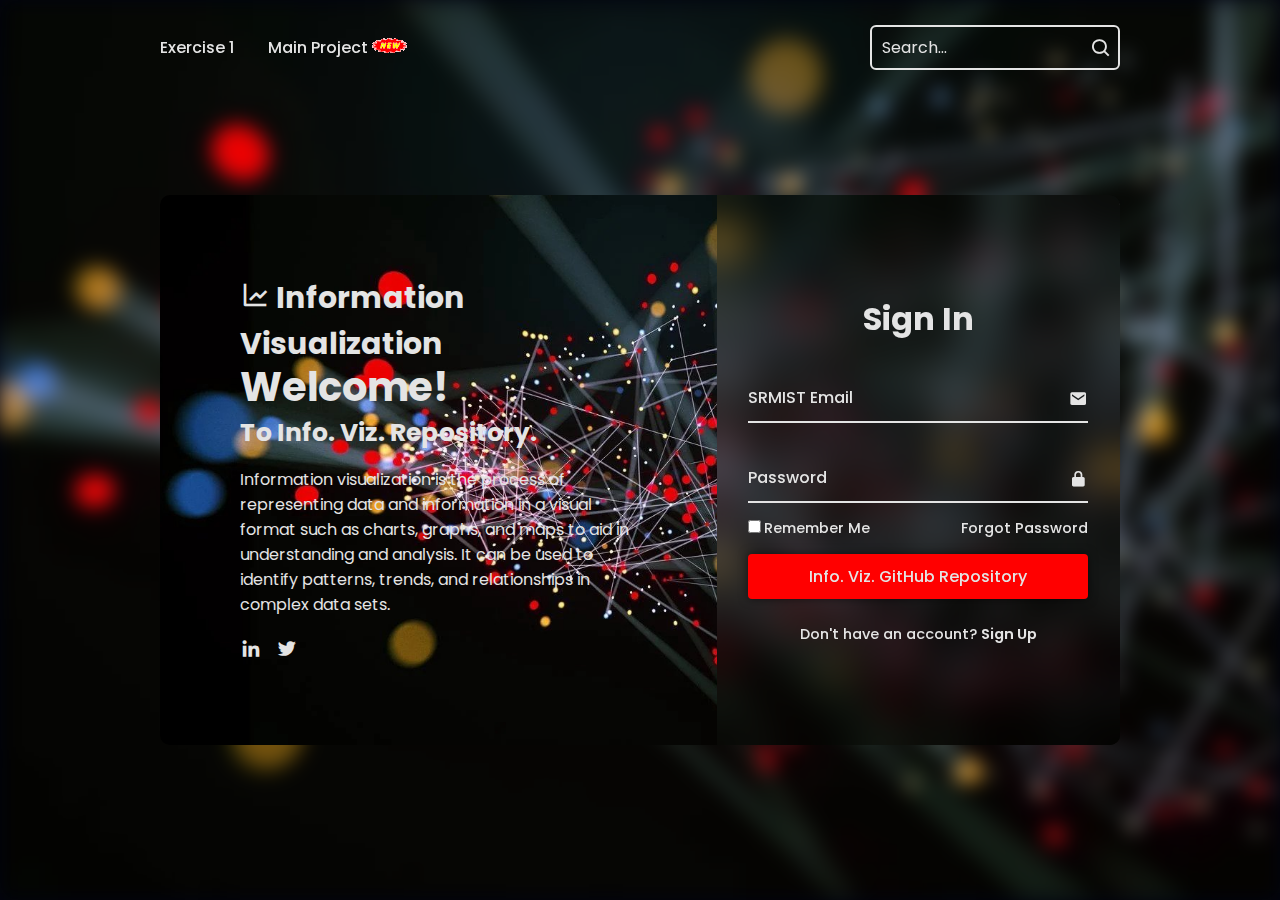
<file: index.html>
<!DOCTYPE html>
<html lang="en">

<head>
    <meta charset="UTF-8">
    <meta http-equiv="X-UA-Compatible" content="IE=edge">
    <meta name="viewport" content="width=device-width, initial-scale=1.0">
    <title>18CSE301J - Information Visualization</title>
    <link rel="icon" type="image/x-icon" href="favicon.ico">
    <link rel="stylesheet" href="styles.css">
    <link href='https://unpkg.com/boxicons@2.1.4/css/boxicons.min.css' rel='stylesheet'>
</head>

<body>
    <header class="header">
        <nav class="navbar">
            <a href="https://bit.ly/3ZIiwiv">Exercise 1</a>
            <a href="https://bit.ly/3pMLh0N">Main Project <img src="new.gif" alt="new"></a>
            <!--<a href="#">Services</a>-->
            <!--<a href="#">Contact</a>-->
        </nav>
        <form method="get" action="http://www.google.com/search" target="_blank" class="search-bar">
            <input type="hidden" name="sitesearch" value="" />
            <input type="search" name="q" maxlength="255" placeholder="Search...">
            <button class="submit"><i class="bx bx-search"></i></button>
        </form>
    </header>

    <div class="background"></div>

    <div class="container">
        <div class="content">
            <h2 class="logo"><i class="bx bx-line-chart"></i> Information Visualization</h2>
            <div class="text-sci">
                <h2>Welcome!<br> <span>To Info. Viz. Repository.</span></h2>
                <p>Information visualization is the process of representing data and information in a visual format such
                    as charts, graphs, and maps to aid in understanding and analysis. It can be used to identify
                    patterns, trends, and relationships in complex data sets.</p>

                <div class="social-icons">
                    <a href="https://linkedin.com/in/utkarshtambe-10"><i class="bx bxl-linkedin"></i></a>
                    <a href="https://twitter.com/utkarshtambe_10"><i class="bx bxl-twitter"></i></a>
                </div>
            </div>
        </div>

        <div class="logreg-box">
            <div class="form-box login">
                <form action="https://bit.ly/3mmJ0b8">
                    <h2>Sign In</h2>

                    <div class="input-box">
                        <span class="icon"><i class="bx bxs-envelope"></i></span>
                        <input type="email" required>
                        <label for="#">SRMIST Email</label>
                    </div>

                    <div class="input-box">
                        <span class="icon"><i class="bx bxs-lock-alt"></i></span>
                        <input type="password" required>
                        <label for="#">Password</label>
                    </div>

                    <div class="remember-forgot">
                        <label for="#">
                            <input type="checkbox">Remember Me
                        </label>
                        <a href="#">Forgot Password</a>
                    </div>
                    
                    <button type="submit" class="btn">Info. Viz. GitHub Repository</button>

                    <div class="login-register">
                        <p>Don't have an account? <a href="#" class="register-link">Sign Up</a></p>
                    </div>
                </form>
            </div>

            <div class="form-box register">
                <form action="#">
                    <h2>Sign Up</h2>

                    <div class="input-box">
                        <span class="icon"><i class="bx bxs-user"></i></span>
                        <input type="text" required>
                        <label for="#">Name</label>
                    </div>

                    <div class="input-box">
                        <span class="icon"><i class="bx bxs-envelope"></i></span>
                        <input type="email" required>
                        <label for="#">Email</label>
                    </div>

                    <div class="input-box">
                        <span class="icon"><i class="bx bxs-lock-alt"></i></span>
                        <input type="password" required>
                        <label for="#">Password</label>
                    </div>

                    <div class="remember-forgot">
                        <label for="#">
                            <input type="checkbox">I agree to the terms & conditions
                        </label>
                    </div>

                    <button type="submit" class="btn">Sign Up</button>

                    <div class="login-register">
                        <p>Already have an account? <a href="#" class="login-link">Sign In</a></p>
                    </div>
                </form>
            </div>
        </div>
    </div>

    <script src="script.js"></script>
</body>

</html>
</file>
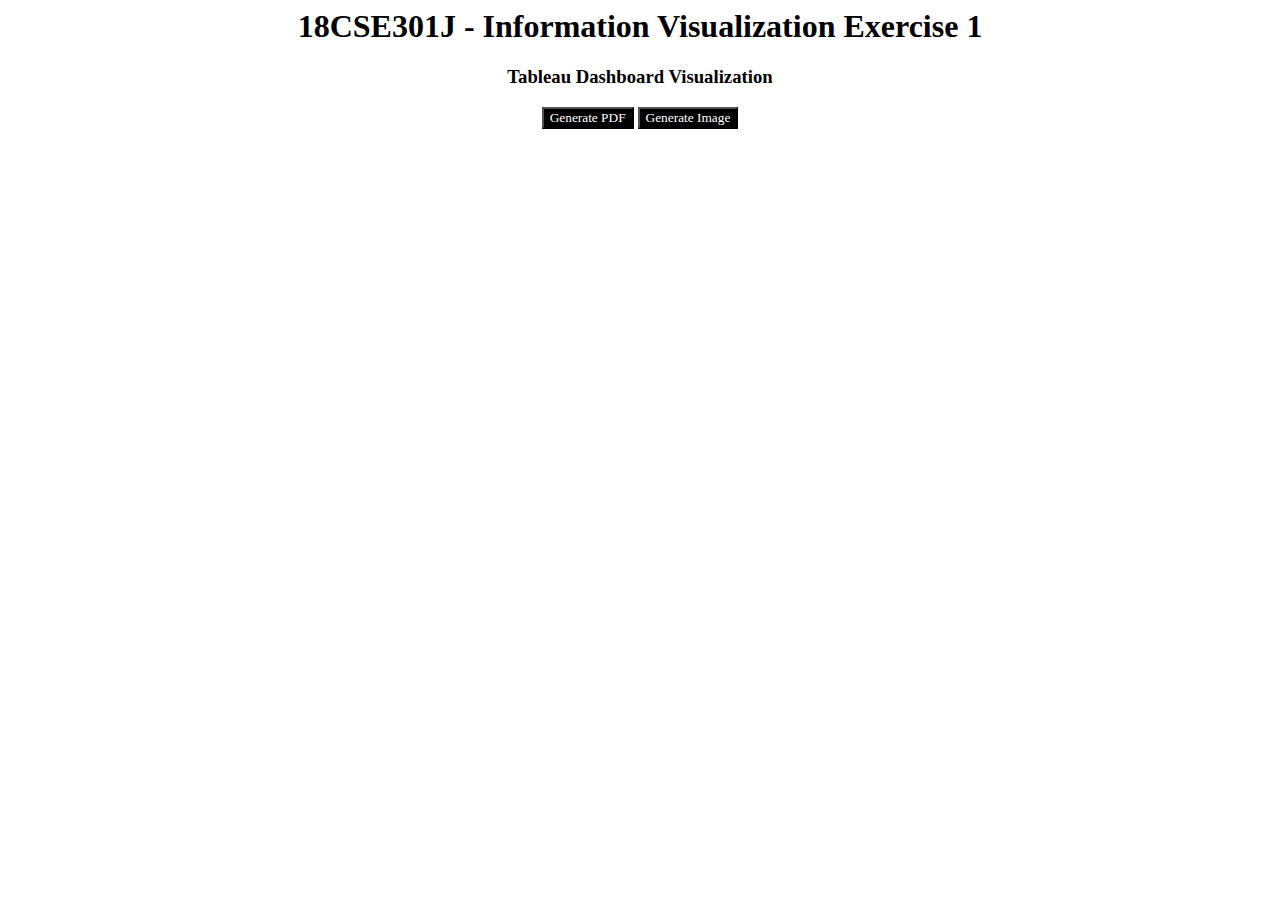
<file: Exercise 1/index.html>
<html>

<head>

    <title>18CSE301J - Information Visualization Exercise 1</title>

    <script type="text/javascript" src="https://public.tableau.com/javascripts/api/tableau-2.min.js"></script>
    <script type="text/javascript"></script>
    <style>
        #vizContainer {
            display: flex;
            justify-content: center;
        }

        .vizButtons {
            text-align: center;
        }

        h1 {
            text-align: center;
        }

        h3 {
            text-align: center;
        }
    </style>

</head>

<body>

    <h1 style="font-family:'Times New Roman', Times, serif">18CSE301J - Information Visualization Exercise 1</h1>
    <h3 style="font-family:'Times New Roman', Times, serif">Tableau Dashboard Visualization</h3>
    <div class="vizButtons">
        <button id="exportPDF"
            style="background:#000000;color:white; font-family:'Times New Roman', Times, serif;cursor:pointer">Generate
            PDF</button>
        <button id="exportImage"
            style="background:#000000;color:white; font-family:'Times New Roman', Times, serif;cursor:pointer">Generate
            Image</button>
    </div>
    <br>

    <div id="vizContainer"></div>

    <br>

    <script src="./app.js"></script>

</body>

</html>
</file>
<file: styles.css>
@import url('https://fonts.googleapis.com/css2?family=Poppins&display=swap');

* {
    margin: 0;
    padding: 0;
    box-sizing: border-box;
    font-family: 'Poppins', sans-serif;
}

body {
    background: #020410;
}

.header {
    position: fixed;
    top: 0;
    left: 0;
    width: 100%;
    padding: 25px 12.5%;
    background: transparent;
    display: flex;
    justify-content: space-between;
    align-items: center;
    z-index: 100;
}

.navbar a {
    position: relative;
    font-size: 16px;
    color: #e4e4e4;
    text-decoration: none;
    font-weight: 500;
    margin-right: 30px;
}

.navbar a::after {
    content: '';
    position: absolute;
    left: 0;
    bottom: -6px;
    width: 100%;
    height: 2px;
    background: #e4e4e4;
    border-radius: 5px;
    transform: translateY(10px);
    opacity: 0;
    transition: .5s;
}

.navbar a:hover::after {
    transform: rotateY(0);
    opacity: 1;
}

.search-bar {
    width: 250px;
    height: 45px;
    background: transparent;
    border: 2px solid #e4e4e4;
    border-radius: 6px;
    display: flex;
    align-items: center;
}

.search-bar input {
    width: 100%;
    background: transparent;
    border: none;
    outline: none;
    font-size: 16px;
    color: #e4e4e4;
    padding-left: 10px;
}

.search-bar input::placeholder {
    color: #e4e4e4;
}

.search-bar button {
    width: 40px;
    height: 100%;
    background: transparent;
    border: none;
    outline: none;
    display: flex;
    justify-content: center;
    align-items: center;
    cursor: pointer;
}

.search-bar button i {
    font-size: 22px;
    color: #e4e4e4;
}

.background {
    width: 100%;
    height: 100vh;
    background: url('background.jpg') no-repeat;
    background-size: cover;
    background-position: center;
    filter: blur(10px);
}

.container {
    position: absolute;
    top: 50%;
    left: 50%;
    transform: translate(-50%, -50%);
    width: 75%;
    height: 550px;
    background: url('background.jpg') no-repeat;
    background-size: cover;
    background-position: center;
    border-radius: 10px;
    margin-top: 20px;
}

.container .content {
    position: absolute;
    top: 0;
    left: 0;
    width: 58%;
    height: 100%;
    background: transparent;
    padding: 80px;
    color: #e4e4e4;
    display: flex;
    justify-content: space-between;
    flex-direction: column;
}

.content .logo {
    font-size: 30px;

}

.text-sci h2 {
    font-size: 40px;
    line-height: 1;
}

.text-sci h2 span {
    font-size: 25px;
}

.text-sci p {
    font-size: 16px;
    margin: 20px 0;
}

.social-icons a i {
    font-size: 22px;
    color: #e4e4e4;
    margin-right: 10px;
    transition: .5s ease;
}

.social-icons a:hover i {
    transform: scale(1.2);
}

.container .logreg-box {
    position: absolute;
    top: 0;
    right: 0;
    width: calc(100% - 58%);
    height: 100%;
    overflow: hidden;
}

.logreg-box .form-box {
    position: absolute;
    display: flex;
    justify-content: center;
    align-items: center;
    width: 100%;
    height: 100%;
    background: transparent;
    backdrop-filter: blur(20px);
    border-top-right-radius: 10px;
    border-bottom-right-radius: 10px;
    color: #e4e4e4;
}

.logreg-box .form-box.login {
    transform: translateX(0);
    transition: transform .6s ease;
    transition-delay: .7s;
}

.logreg-box.active .form-box.login {
    transform: translateX(430px);
    transition-delay: 0s;
}

.logreg-box .form-box.register {
    transform: translateX(430px);
    transition: transform .6s ease;
    transition-delay: 0s;
}

.logreg-box.active .form-box.register {
    transform: translateX(0);
    transition-delay: .7s;
}

.form-box h2 {
    font-size: 32px;
    text-align: center;
}

.form-box .input-box {
    position: relative;
    width: 340px;
    height: 50px;
    border-bottom: 2px solid #e4e4e4;
    margin: 30px 0;
}

.input-box input {
    width: 100%;
    height: 100%;
    background: transparent;
    border: none;
    outline: none;
    font-size: 16px;
    color: #e4e4e4;
    font-weight: 500;
    padding-right: 28px;
}

.input-box label {
    position: absolute;
    top: 50%;
    left: 0;
    transform: translateY(-50%);
    font-size: 16px;
    font-weight: 500;
    pointer-events: none;
    transition: .5s ease;
}

.input-box input:focus~label,
.input-box input:valid~label {
    top: -5px;
}

.input-box .icon {
    position: absolute;
    top: 13px;
    right: 0;
    font-size: 19px;
}

.form-box .remember-forgot {
    font-size: 14.5px;
    font-weight: 500;
    margin: -15px 0 15px;
    display: flex;
    justify-content: space-between;
}

.remember-forgot label input {
    accent-color: #e4e4e4;
    margin-right: 3px;
}

.remember-forgot a {
    color: #e4e4e4;
    text-decoration: none;
}

.remember-forgot a:hover {
    text-decoration: underline;
}

.btn {
    width: 100%;
    height: 45px;
    background: red;
    border: none;
    outline: none;
    border-radius: 4px;
    cursor: pointer;
    font-size: 16px;
    color: #e4e4e4;
    font-weight: 500;
    box-shadow: 0 0 10px rgba(0, 0, 0, 0.5);
}

.form-box .login-register {
    font-size: 14.5px;
    font-weight: 500;
    text-align: center;
    margin-top: 25px;
}

.login-register p a {
    color: #e4e4e4;
    font-weight: 600;
    text-decoration: none;
}

.login-register p a:hover {
    text-decoration: underline;
}
</file>
